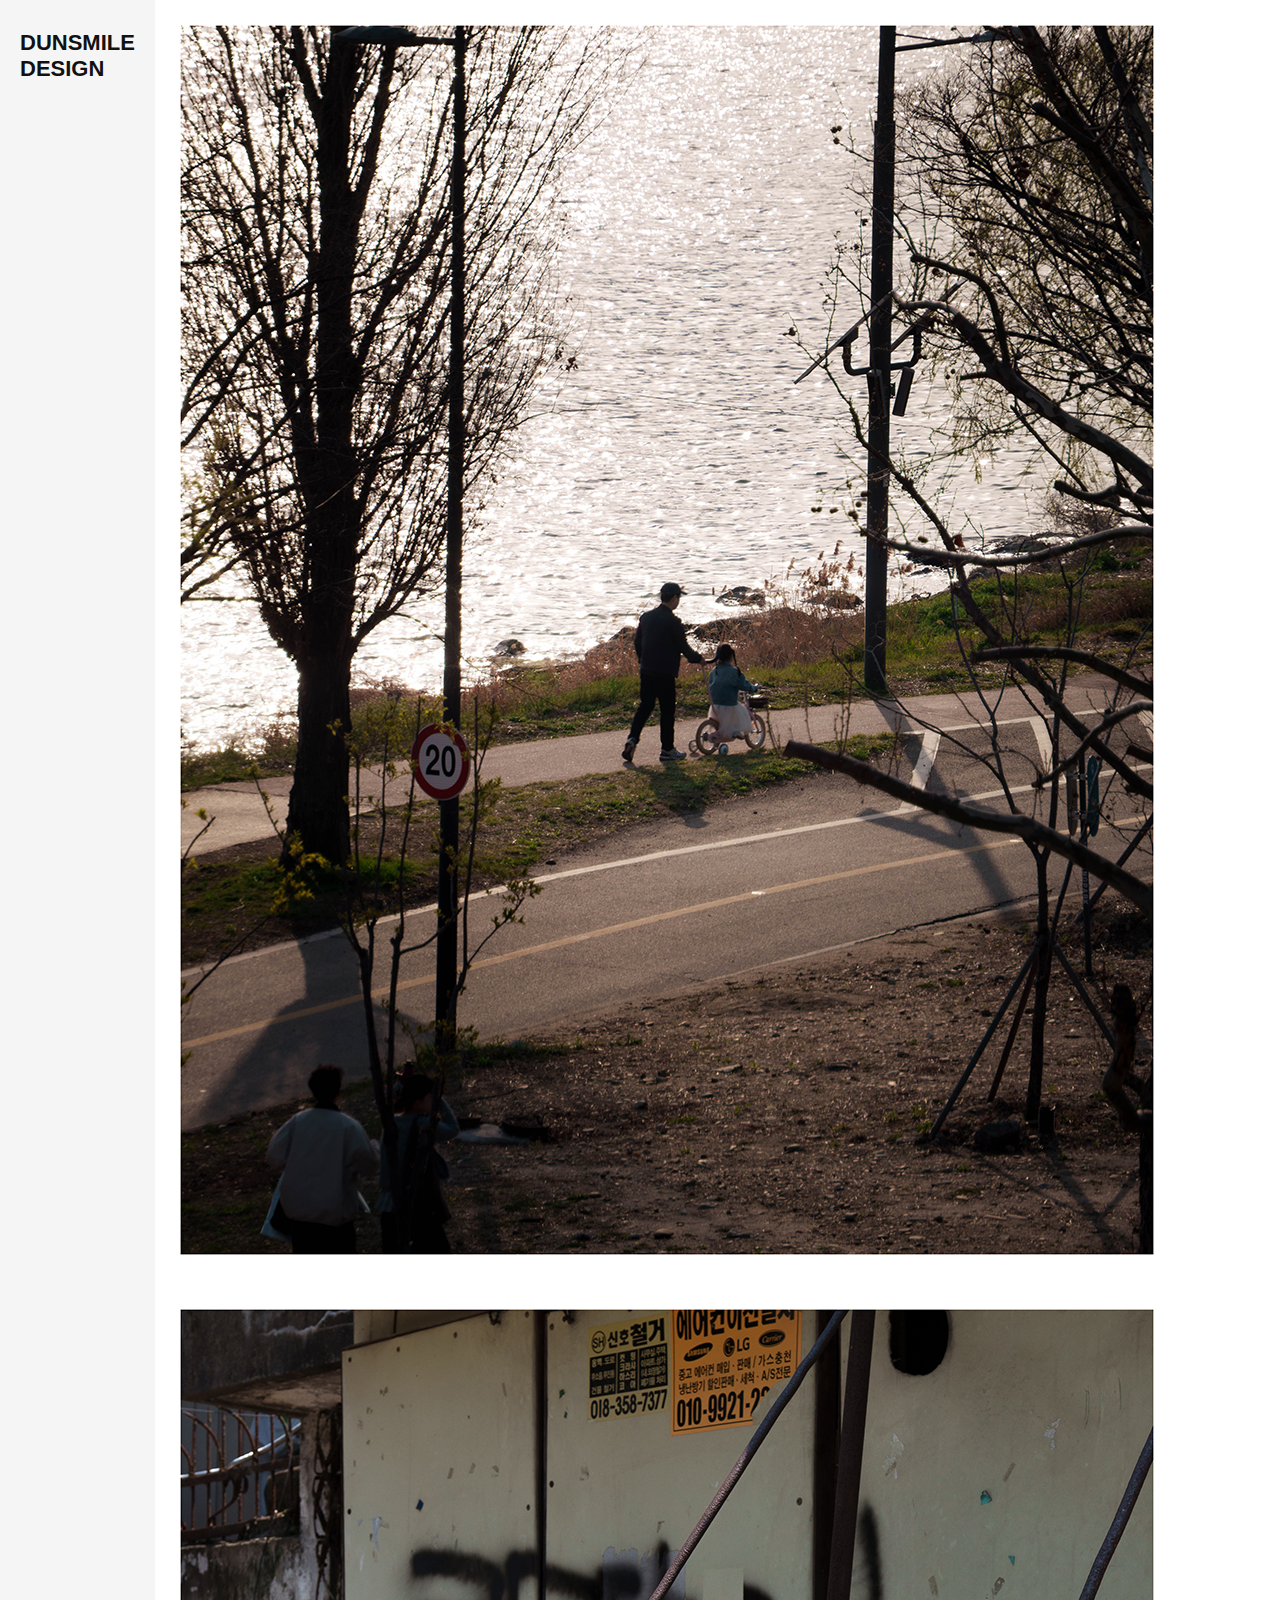
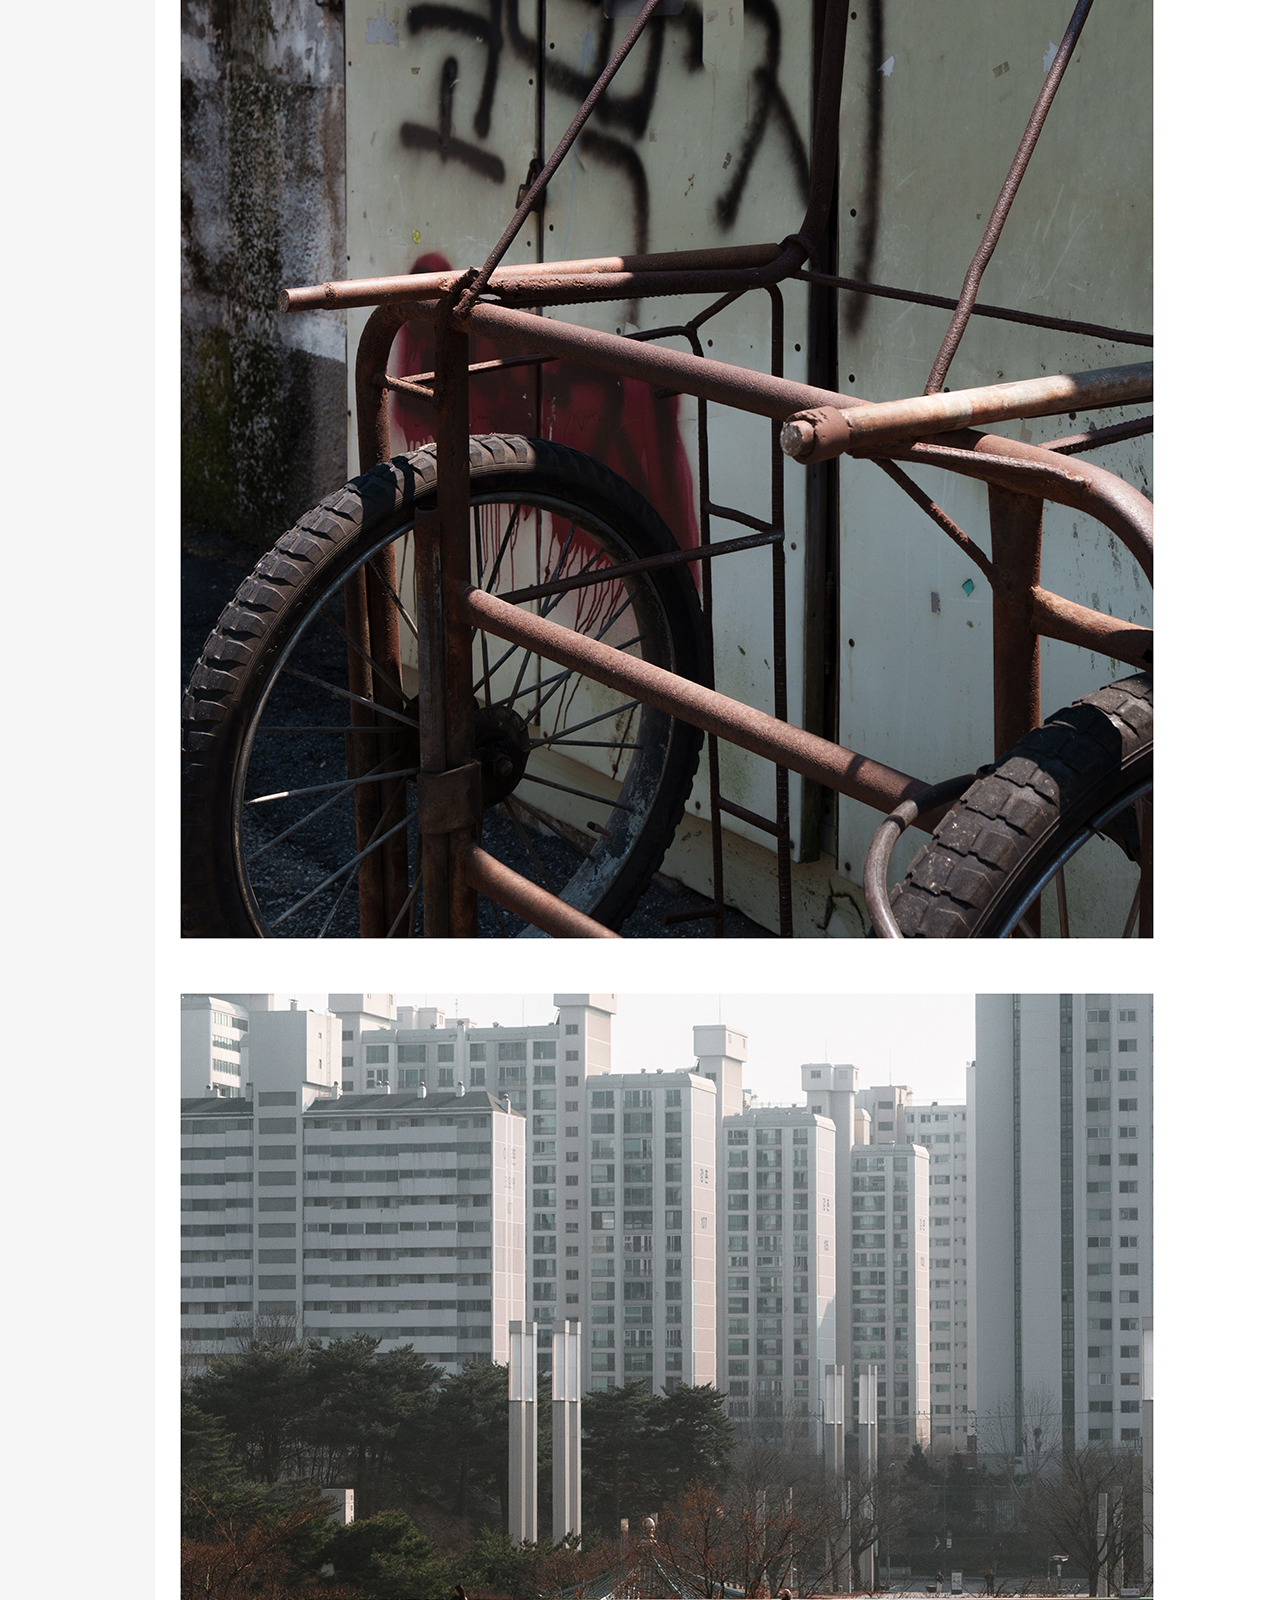
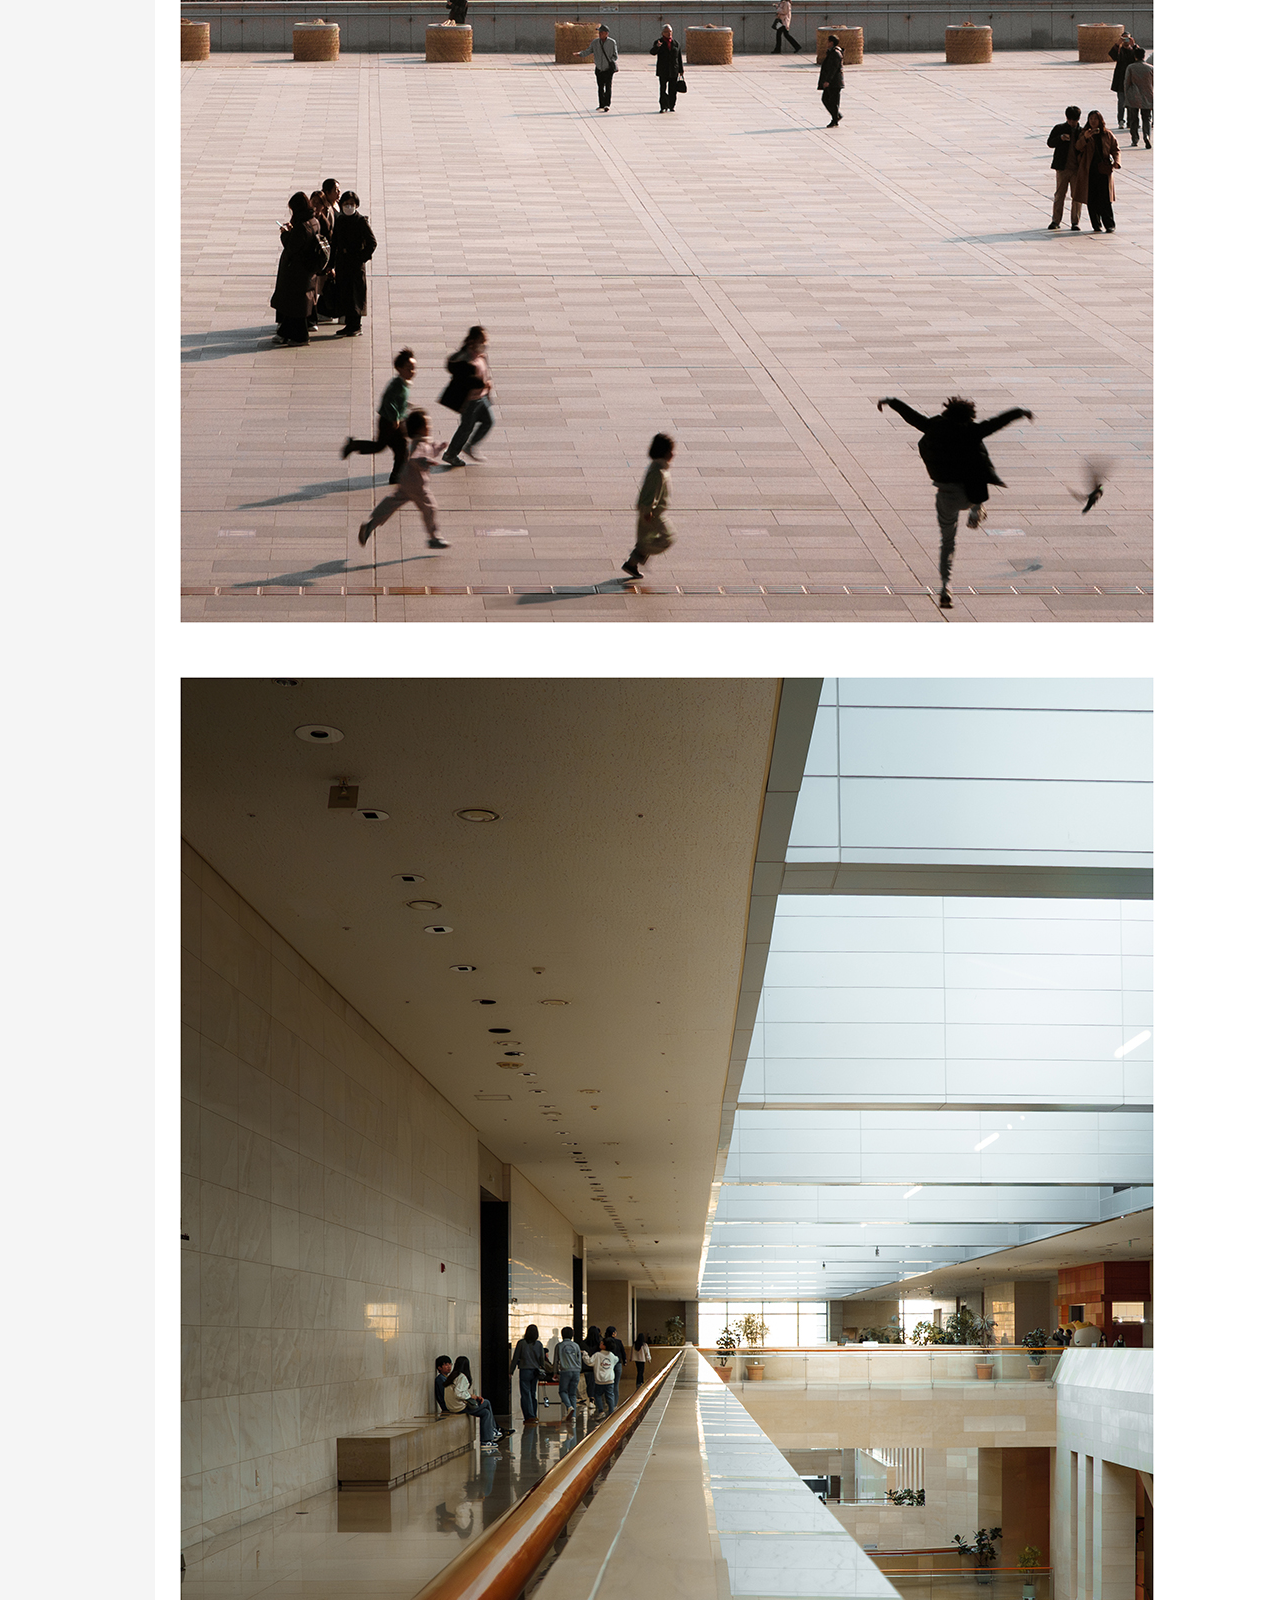
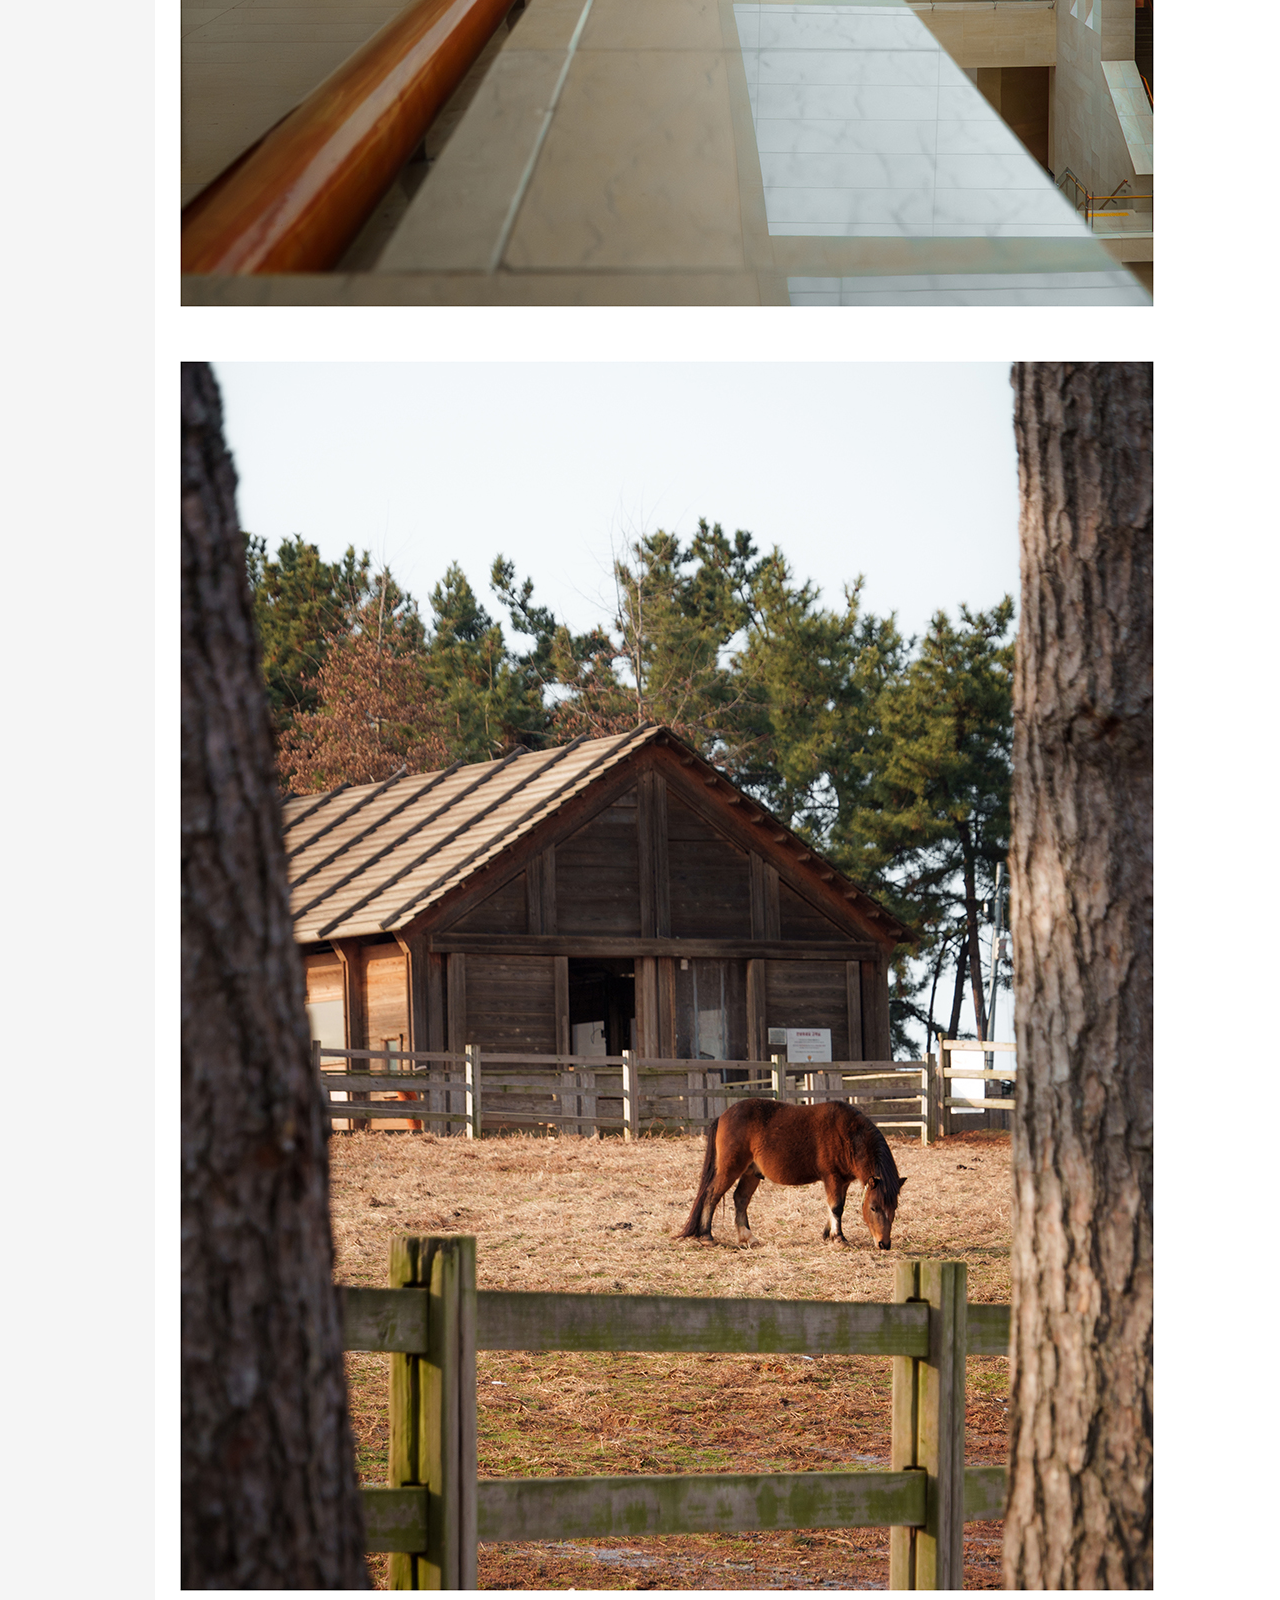
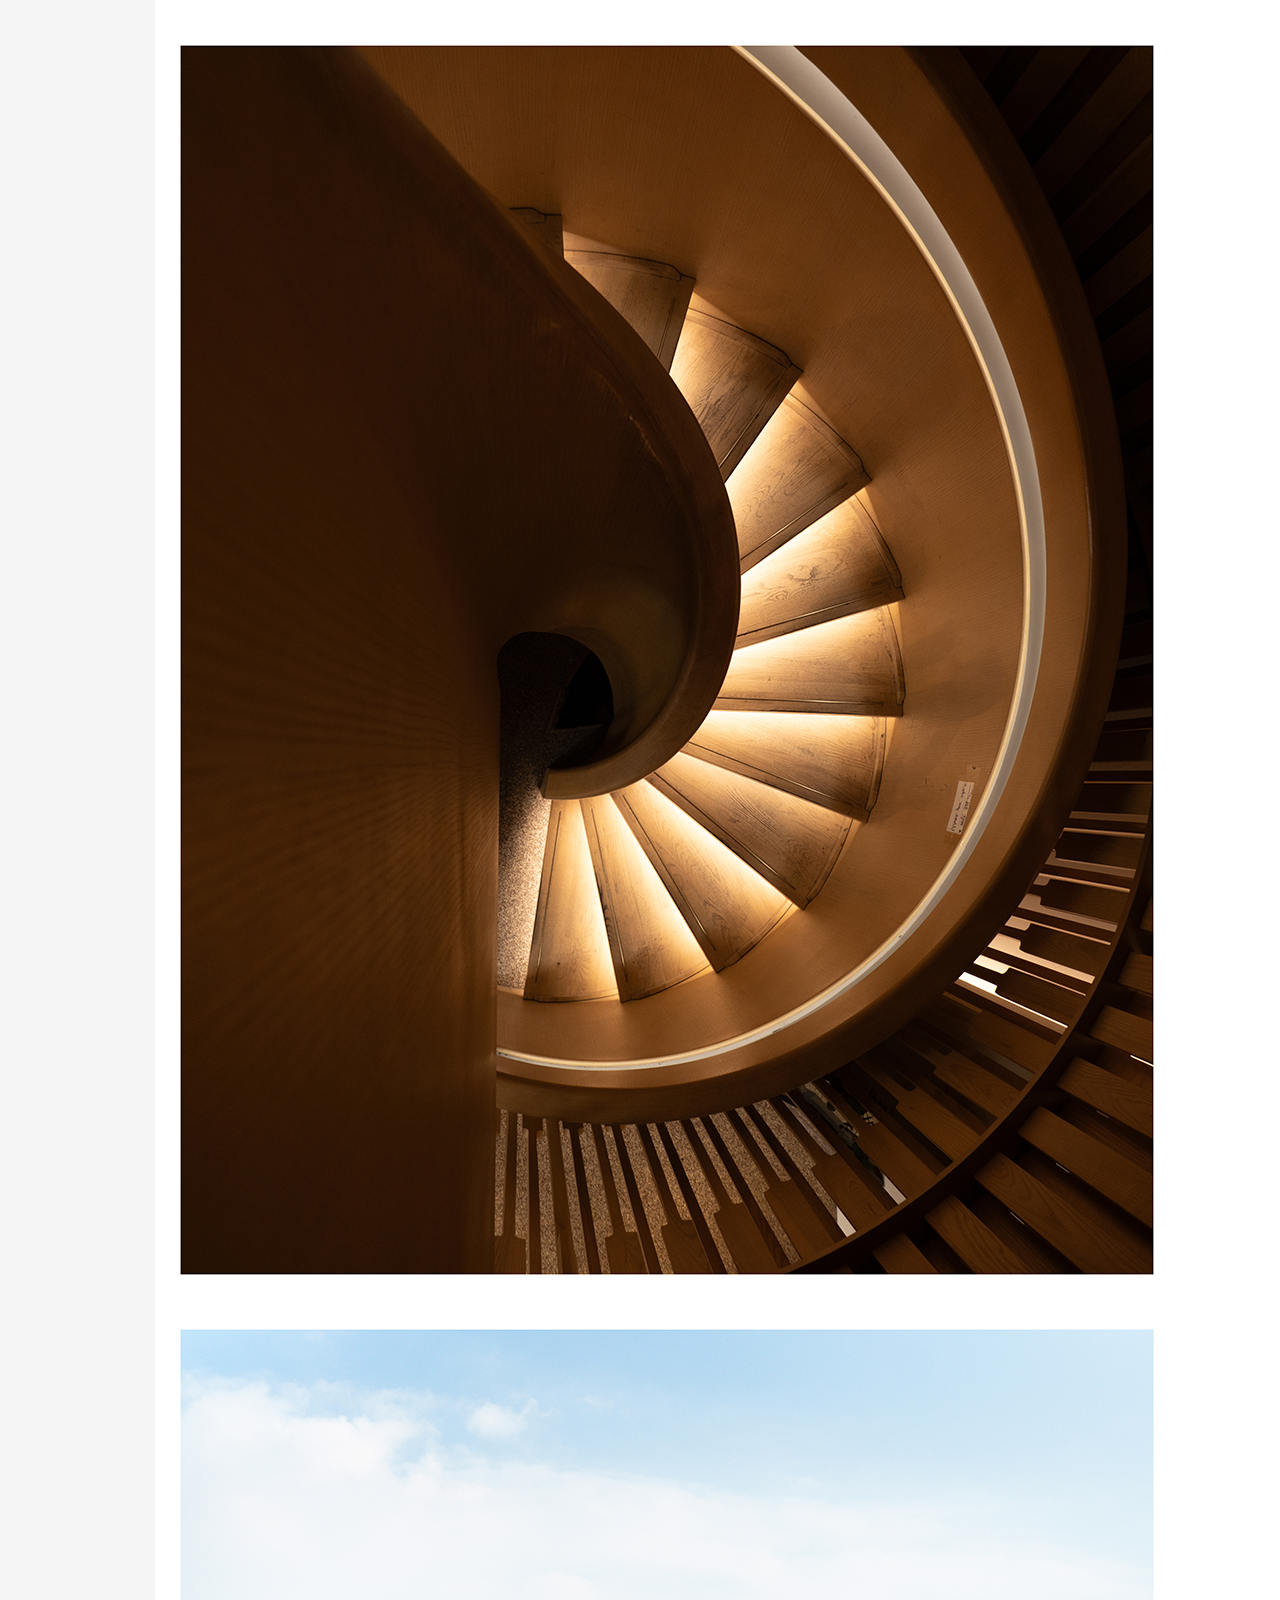
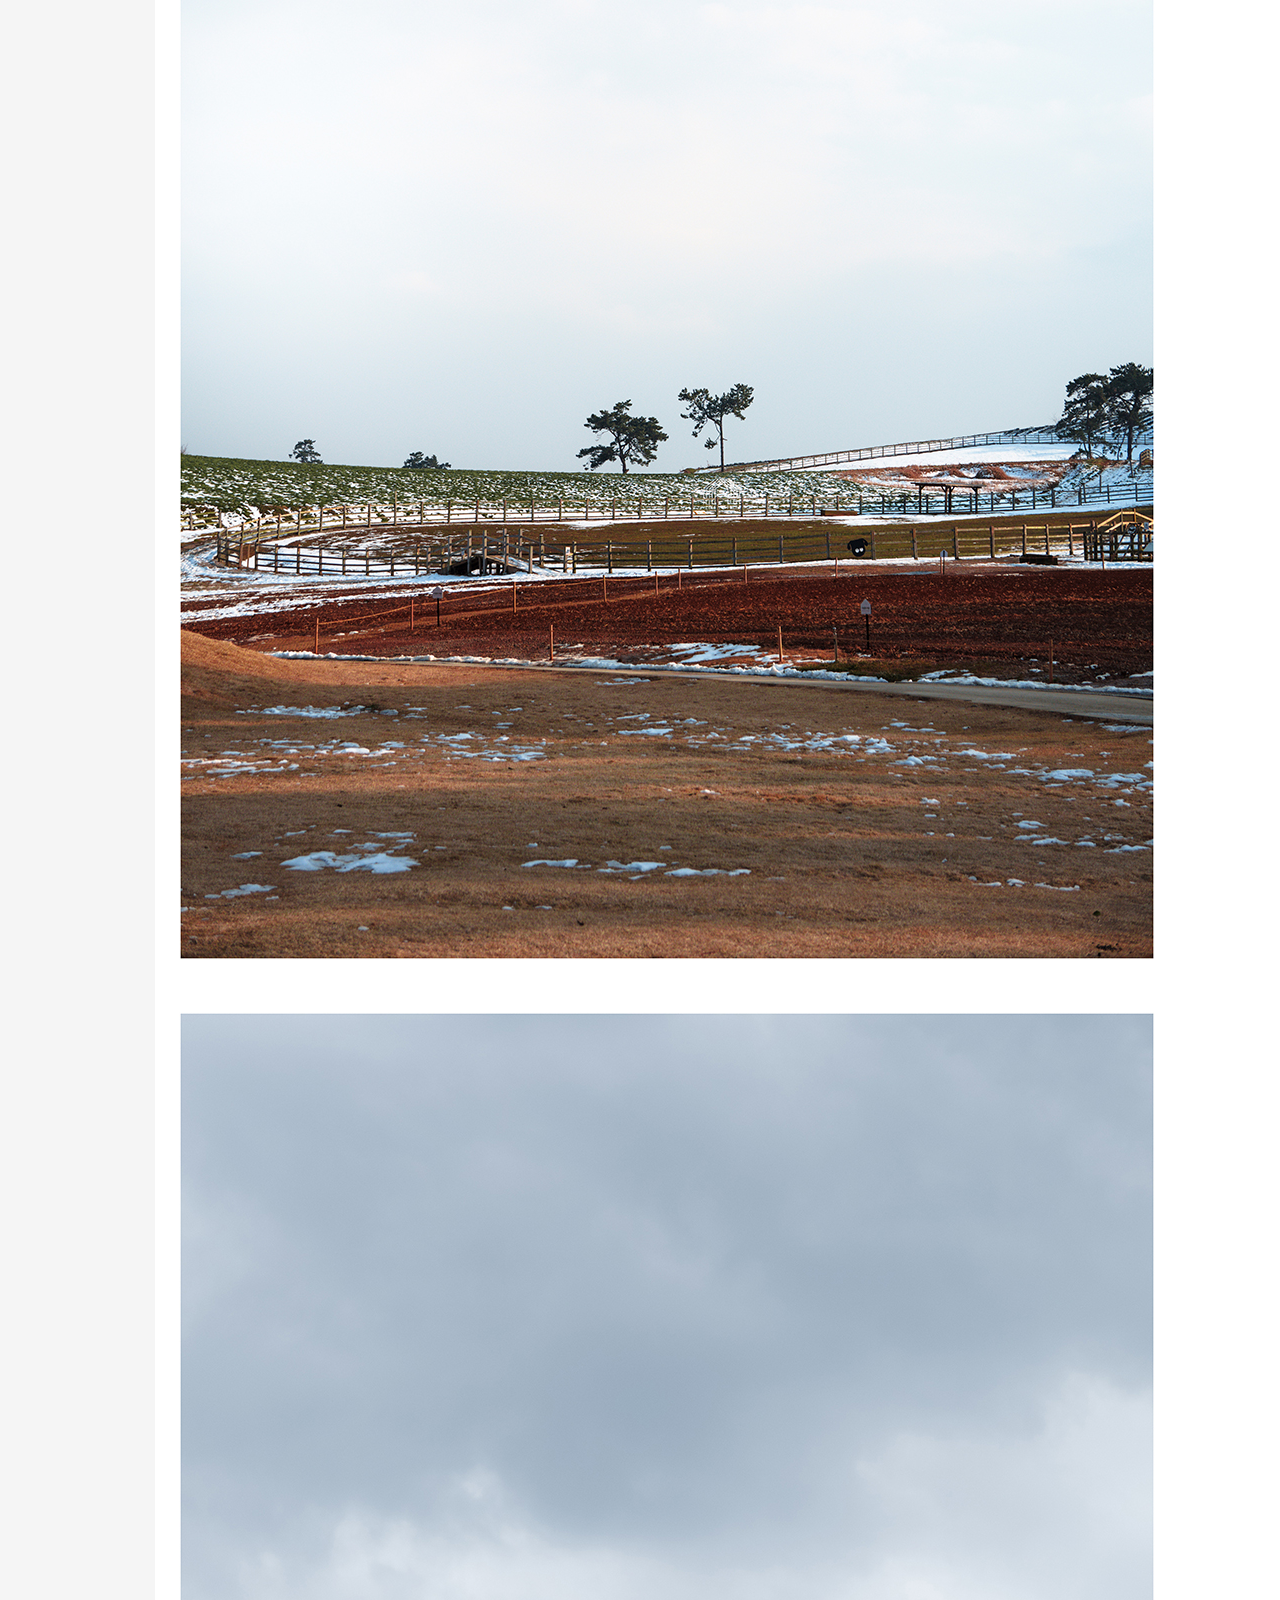
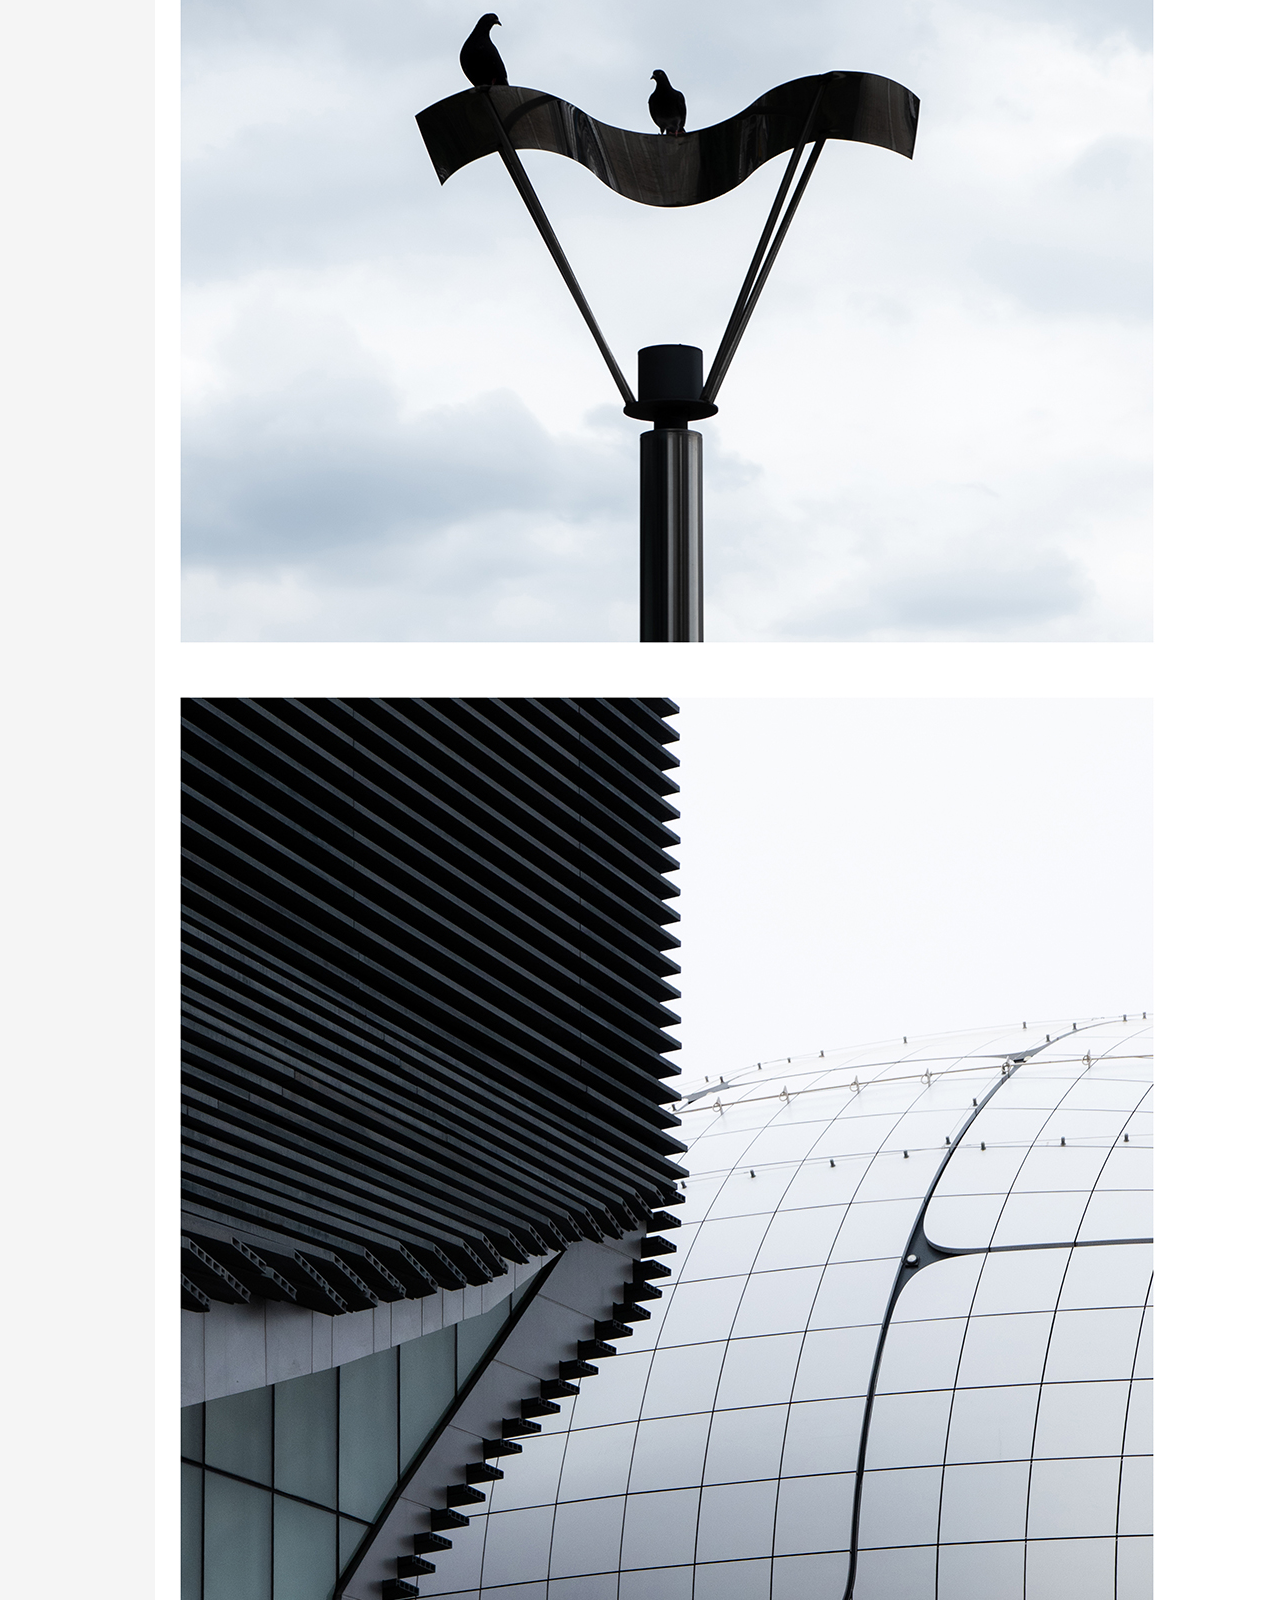
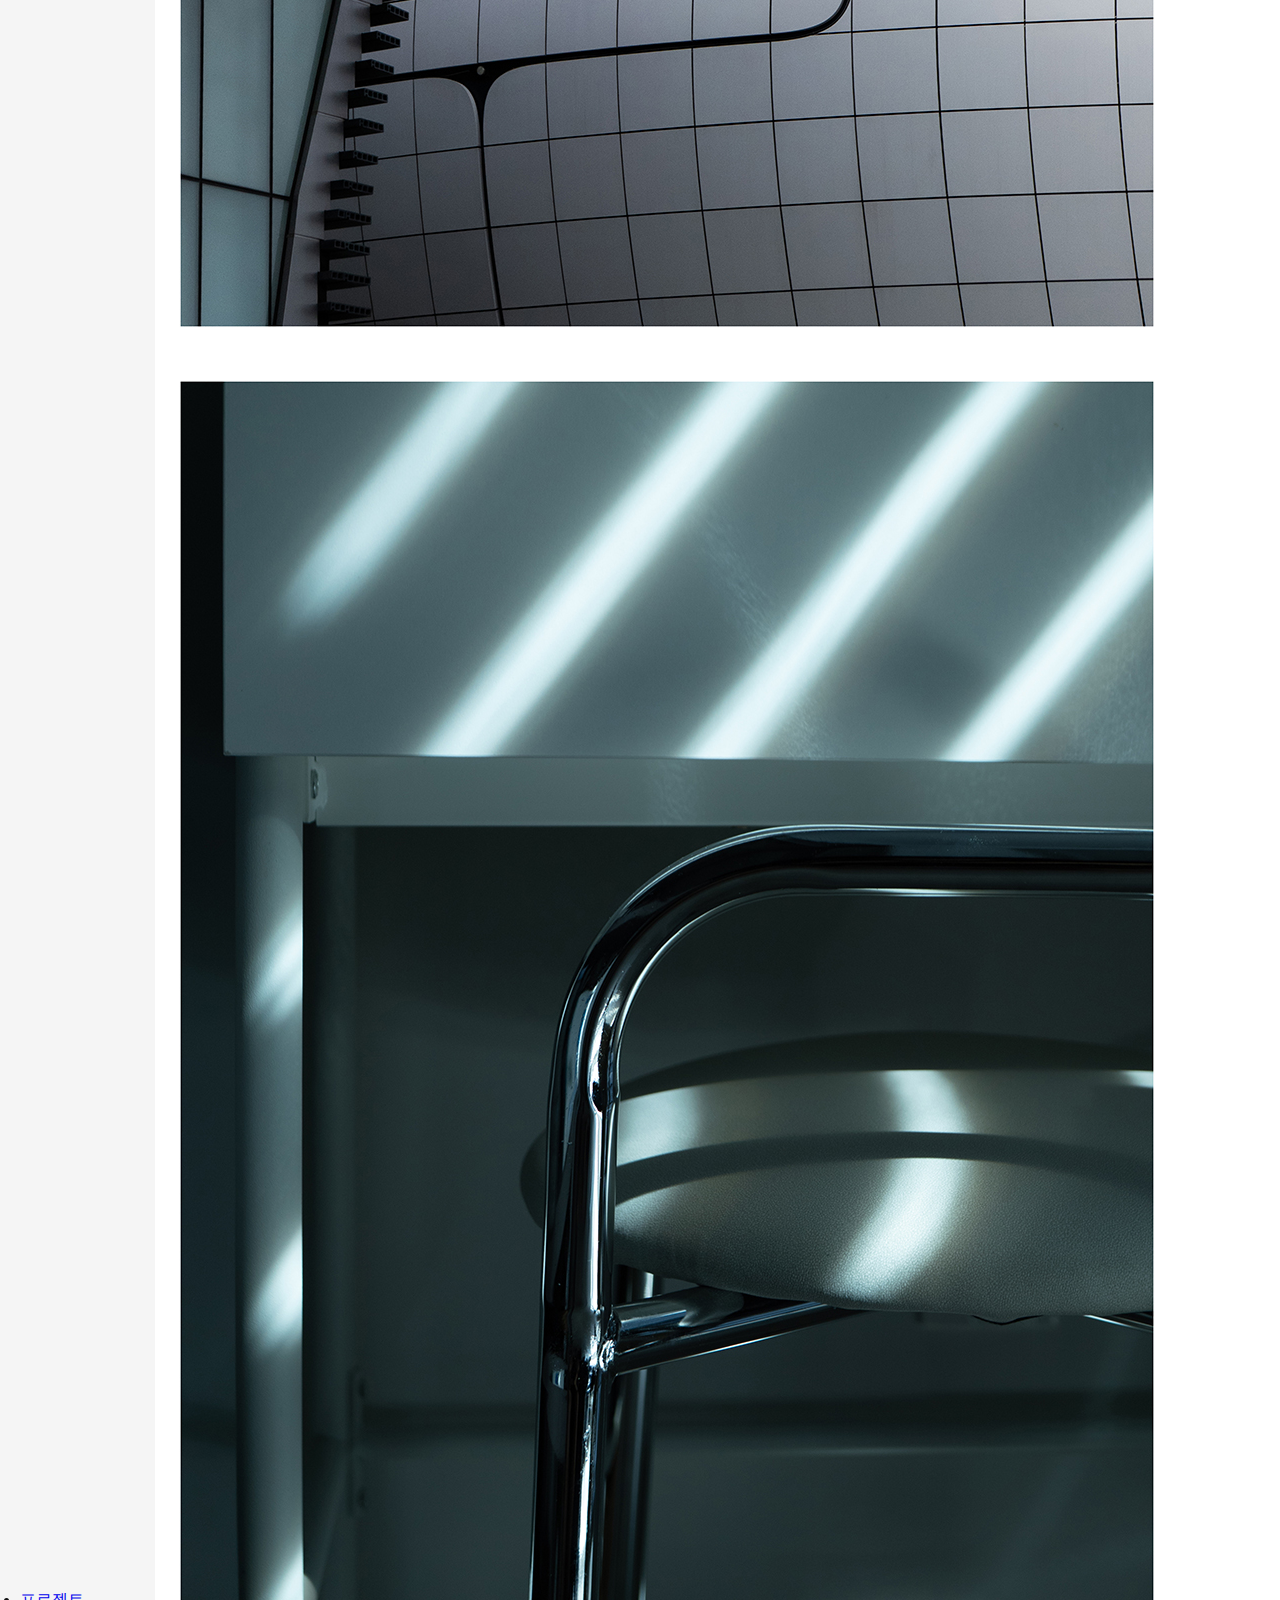
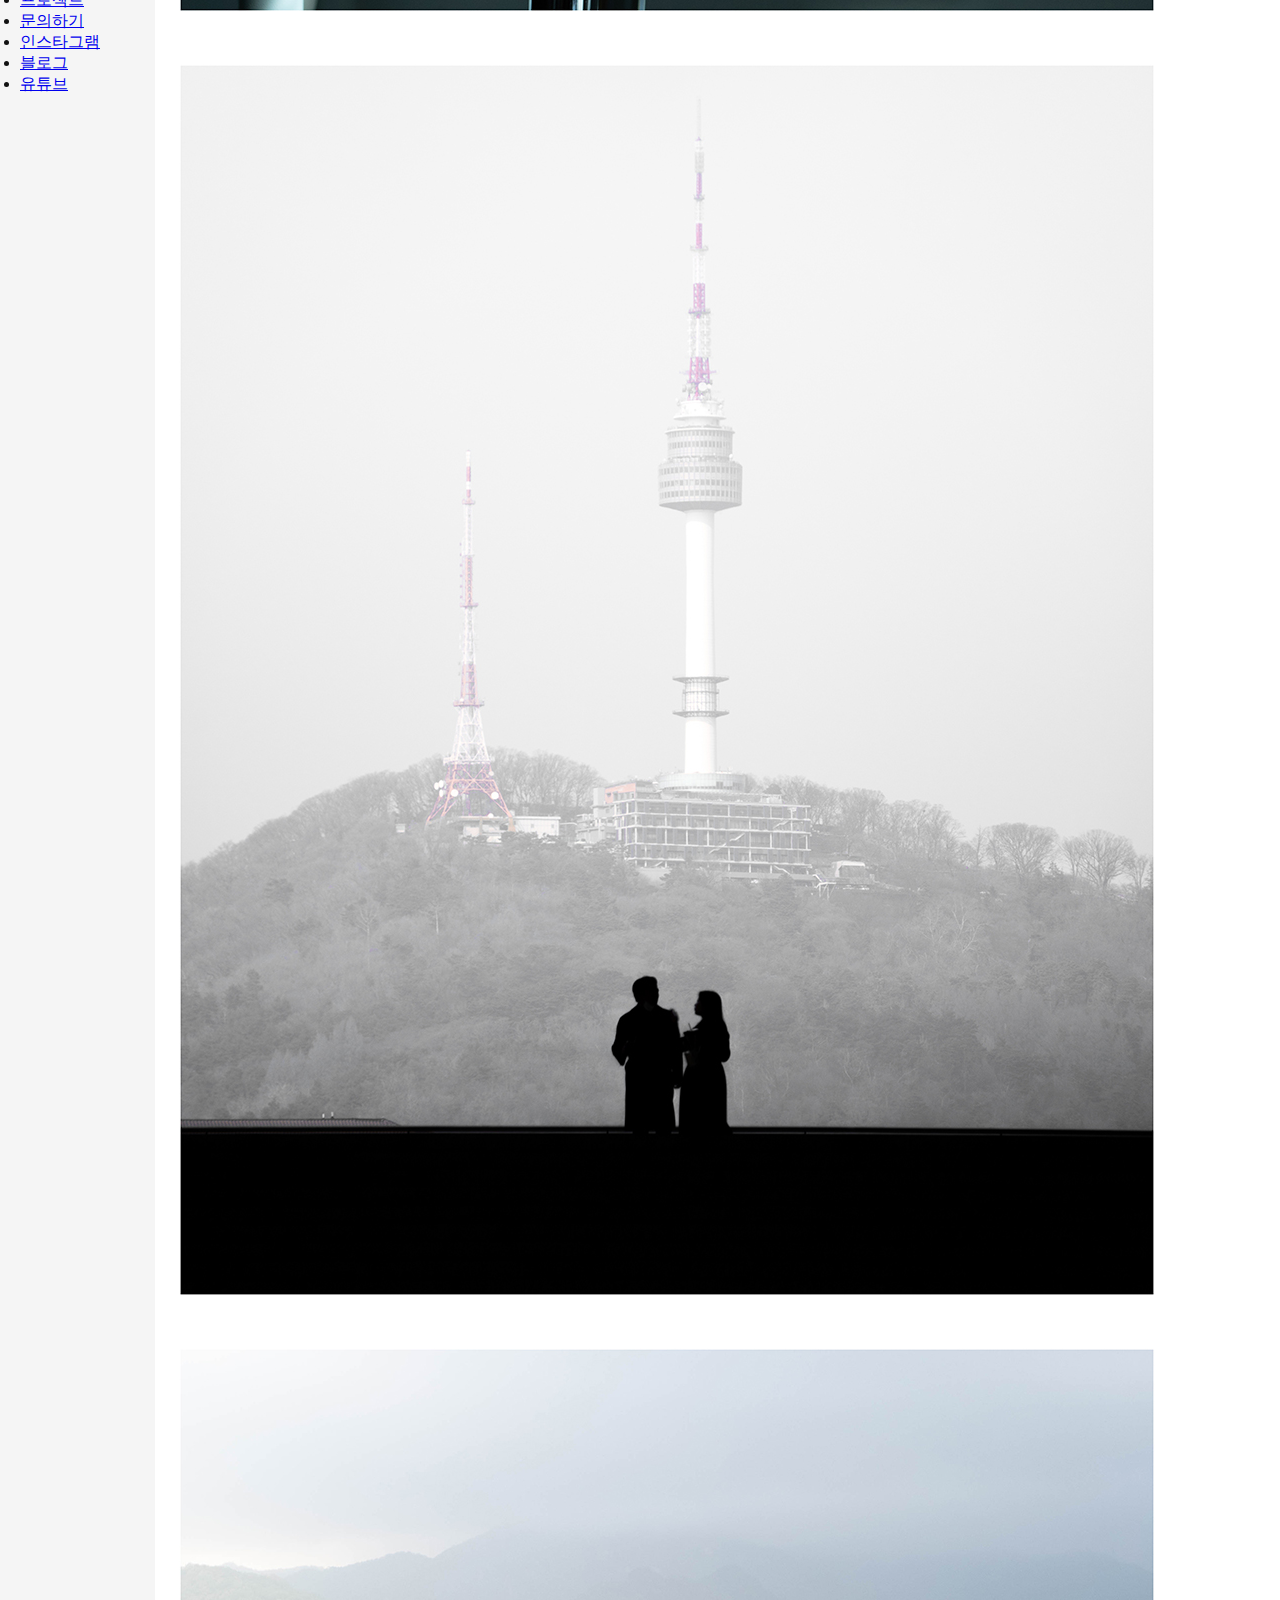
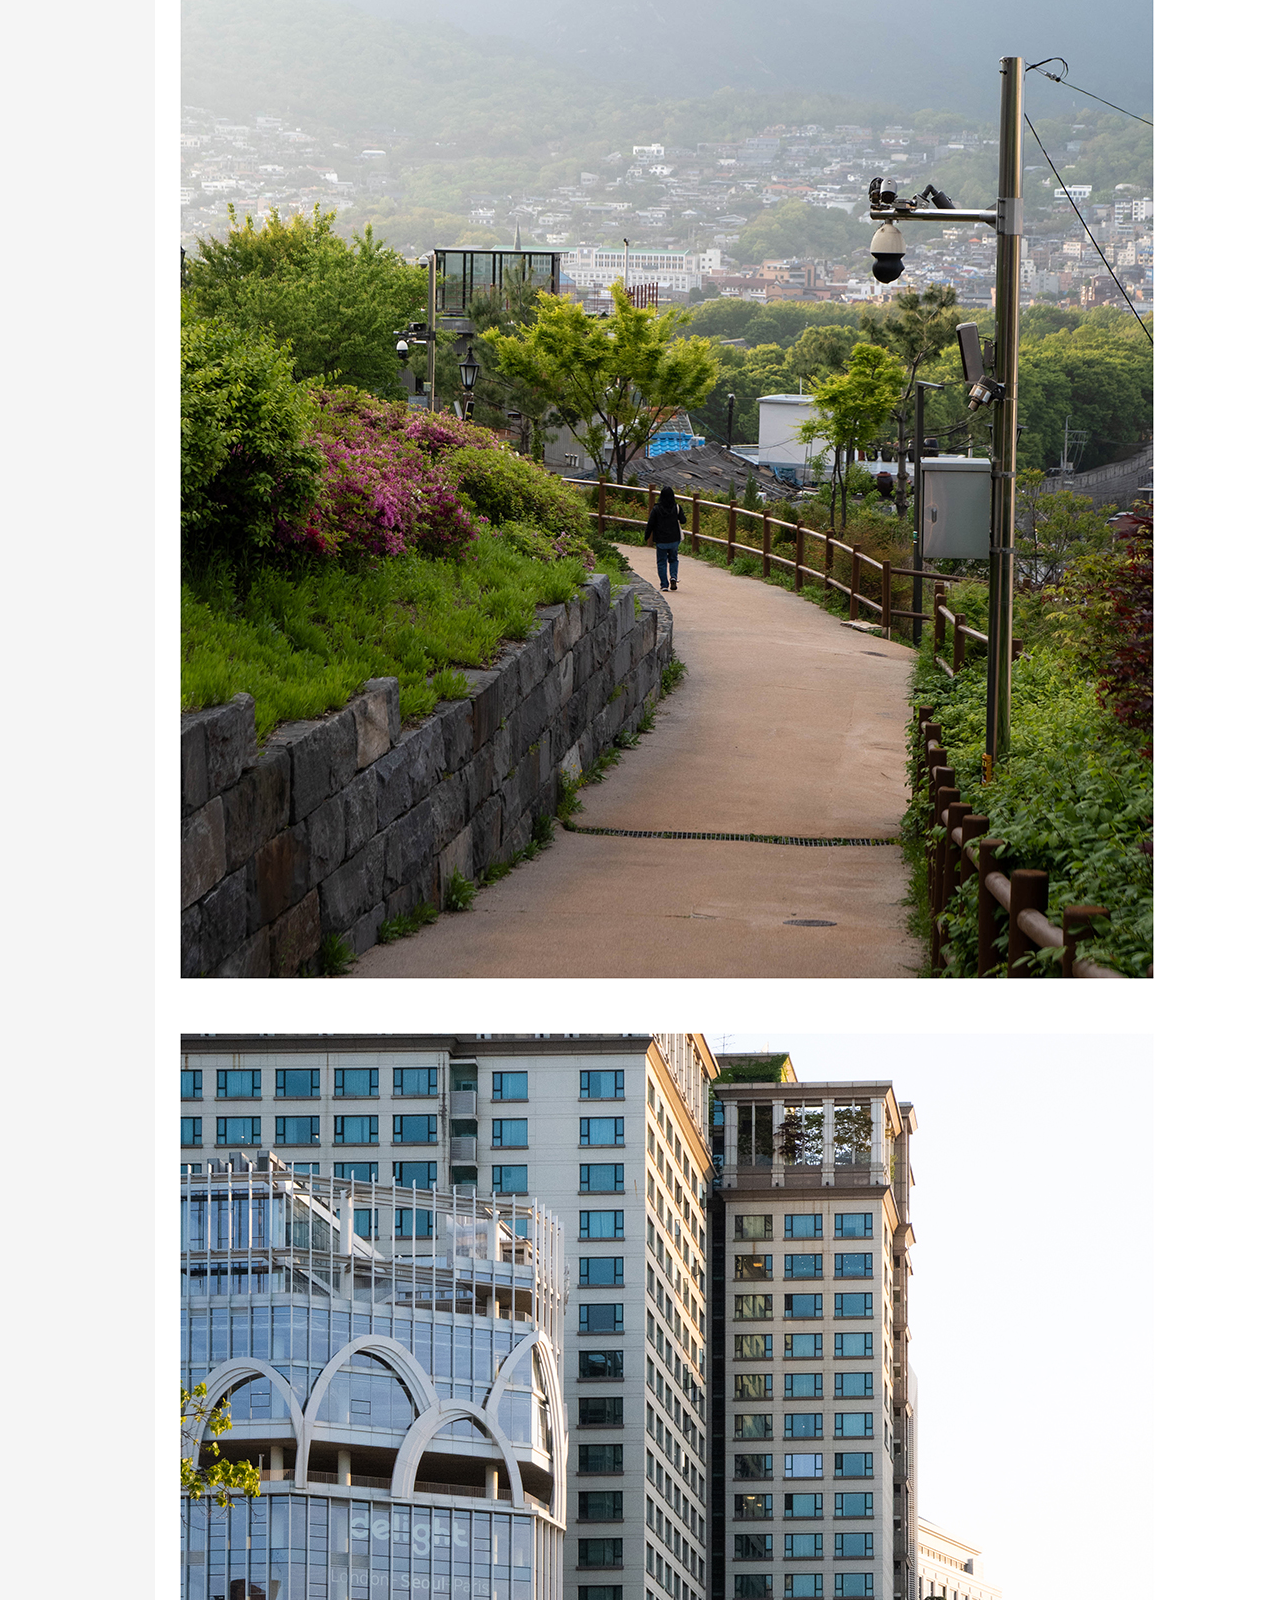
<file: index.html>
<!DOCTYPE html>
<html lang="ko">
<head>
  <meta charset="UTF-8">
  <meta name="viewport" content="width=device-width, initial-scale=1.0">
  <title>DUNSMILE DESIGN</title>
  <link rel="stylesheet" href="Portfolio-style.css" />
</head>
<body>
  <div class="container">
    <aside class="sidebar">
      <h1 onclick="location.reload()" style="cursor: pointer;">DUNSMILE DESIGN</h1>

      <nav class="side-menu">
  <ul>
    <li><a href="#">프로젝트</a></li>
    <li><a href="#">문의하기</a></li>
    <li><a href="https://instagram.com/duns_mile/" target="_blank">인스타그램</a></li>
    <li><a href="https://blog.naver.com/dunsphoto" target="_blank">블로그</a></li>
    <li><a href="https://www.youtube.com" target="_blank">유튜브</a></li>
  </ul>
</nav>

    <div class="contact-text">
        <p>던스마일 스튜디오</p>
        <p>Insta : @duns_mile</p>
    </div>

    </aside>

<main>
  <div class="image-grid">
    <img src="images/img01.jpg" alt="">
    <img src="images/img02.jpg" alt="">
    <img src="images/img03.jpg" alt="">
    <img src="images/img04.jpg" alt="">
    <img src="images/img05.jpg" alt="">
    <img src="images/img06.jpg" alt="">
    <img src="images/img07.jpg" alt="">
    <img src="images/img08.jpg" alt="">
    <img src="images/img09.jpg" alt="">
    <img src="images/img10.jpg" alt="">
    <img src="images/img11.jpg" alt="">
    <img src="images/img12.jpg" alt="">
    <img src="images/img13.jpg" alt="">
    <img src="images/img14.jpg" alt="">
    <img src="images/img15.jpg" alt="">
    <img src="images/img16.jpg" alt="">
    <img src="images/img17.jpg" alt="">
    <img src="images/img18.jpg" alt="">
    <img src="images/img19.jpg" alt="">
    <img src="images/img20.jpg" alt="">
  </div>
</main>

  </div>
</body>
</html>
</file>
<file: Portfolio-style.css>
* {
  margin: 0;
  padding: 0;
  box-sizing: border-box;
}

body {
  font-family: 'Arial', sans-serif;
  background-color: #ffffff;
  color: #111;
}

.container {
  display: flex;
  min-height: 100vh;
  flex-direction: row;
}

.sidebar {
  width: 250px;
  background-color: #f5f5f5;
  padding: 30px 20px;
  display: flex;
  flex-direction: column;
  justify-content: space-between;
}

.sidebar h1 {
  font-size: 22px;
  font-weight: bold;
  margin-bottom: 30px;
  cursor: pointer;
}

.nav-links {
  display: flex;
  flex-direction: column;
  gap: 15px;
  margin-bottom: 30px;
}

.nav-links a {
  text-decoration: none;
  color: #111;
  font-size: 16px;
  transition: 0.3s;
}

.nav-links a:hover {
  color: #0077cc;
}

.contact p {
  font-size: 14px;
  margin-bottom: 8px;
}

.gallery {
  flex: 1;
  display: grid;
  grid-template-columns: repeat(3, 1fr);
  gap: 20px;
  padding: 40px;
}

.gallery img {
  width: 100%;
  height: auto;
  object-fit: cover;
  border: 1px solid #ddd;
  border-radius: 8px;
  box-shadow: 0 2px 6px rgba(0,0,0,0.1);
}

/* 반응형 설정 */
@media (max-width: 1024px) {
  .gallery {
    grid-template-columns: repeat(2, 1fr);
  }
}

@media (max-width: 768px) {
  .container {
    flex-direction: column;
  }

  .sidebar {
    width: 100%;
    align-items: center;
    text-align: center;
  }

  .nav-links {
    flex-direction: row;
    flex-wrap: wrap;
    justify-content: center;
    gap: 15px;
    margin-top: 10px;
  }

  .gallery {
    grid-template-columns: 1fr;
    padding: 20px;
  }
}
</file>
